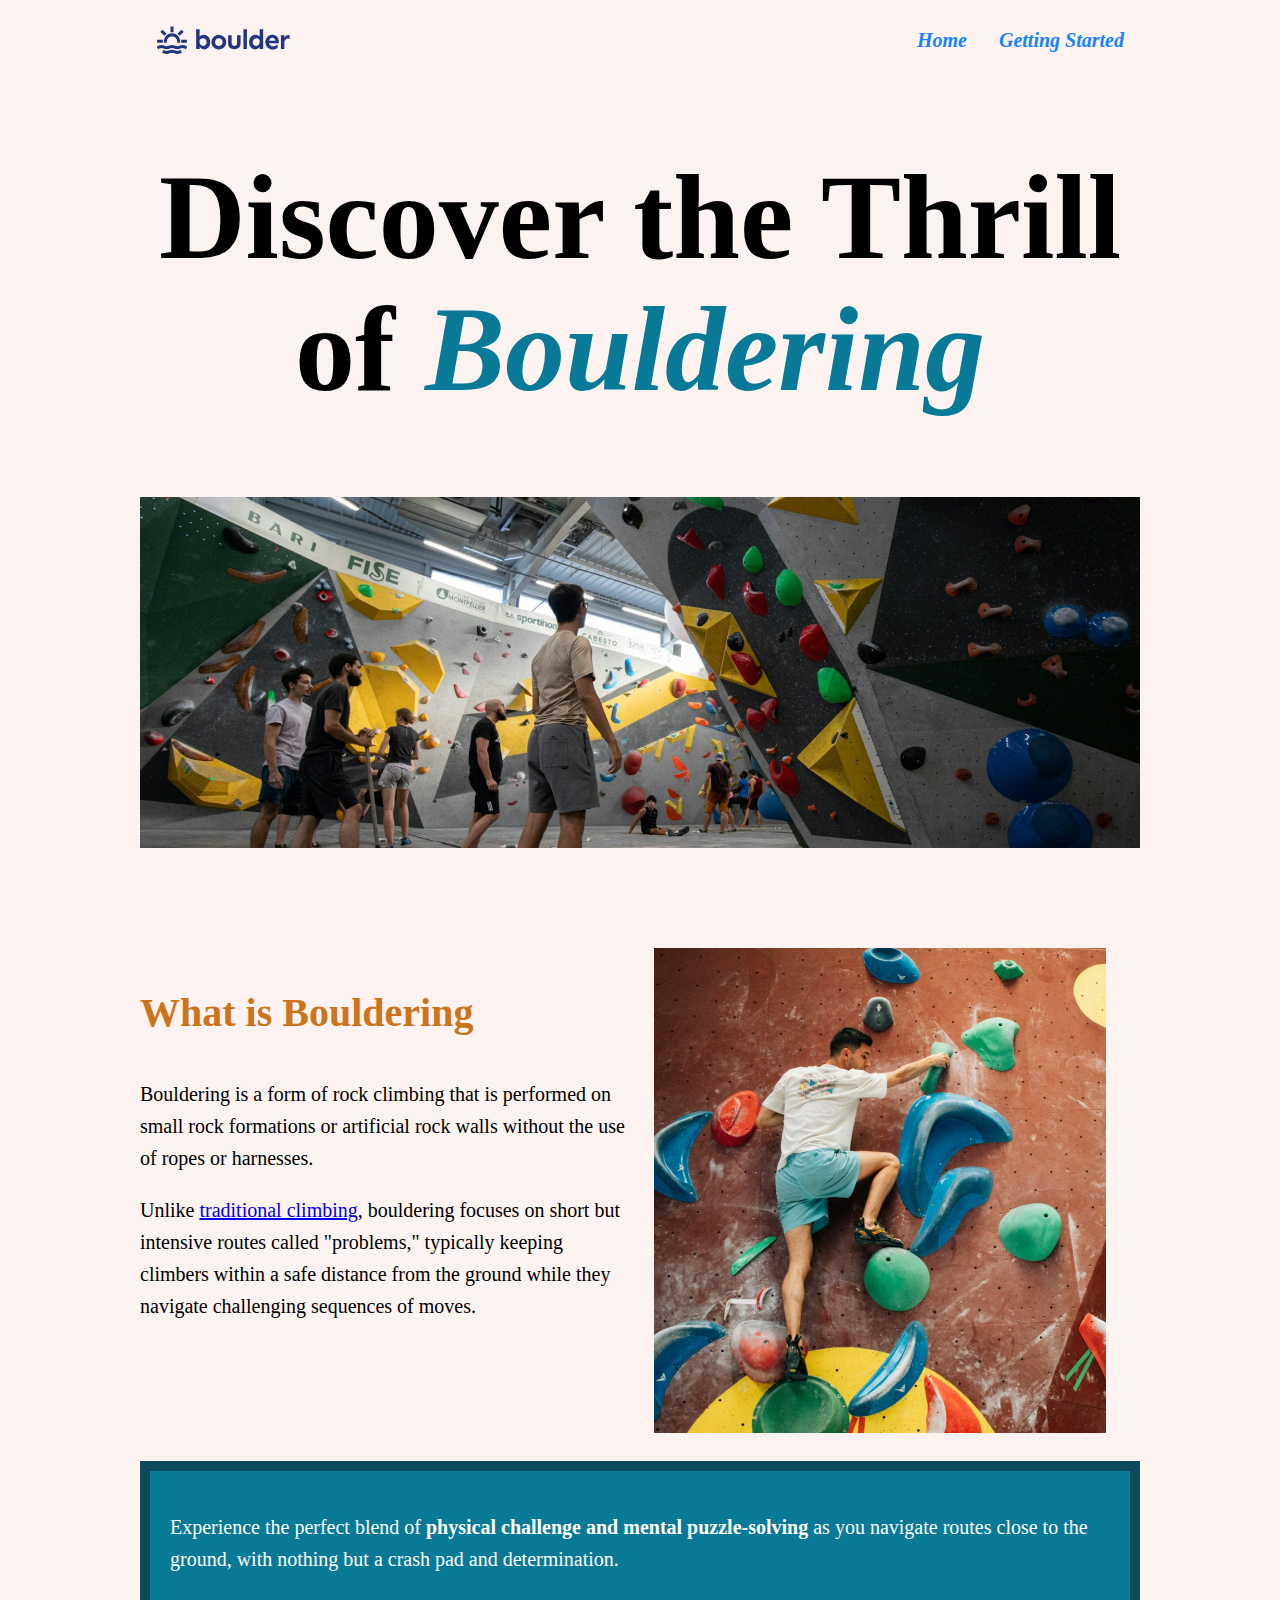
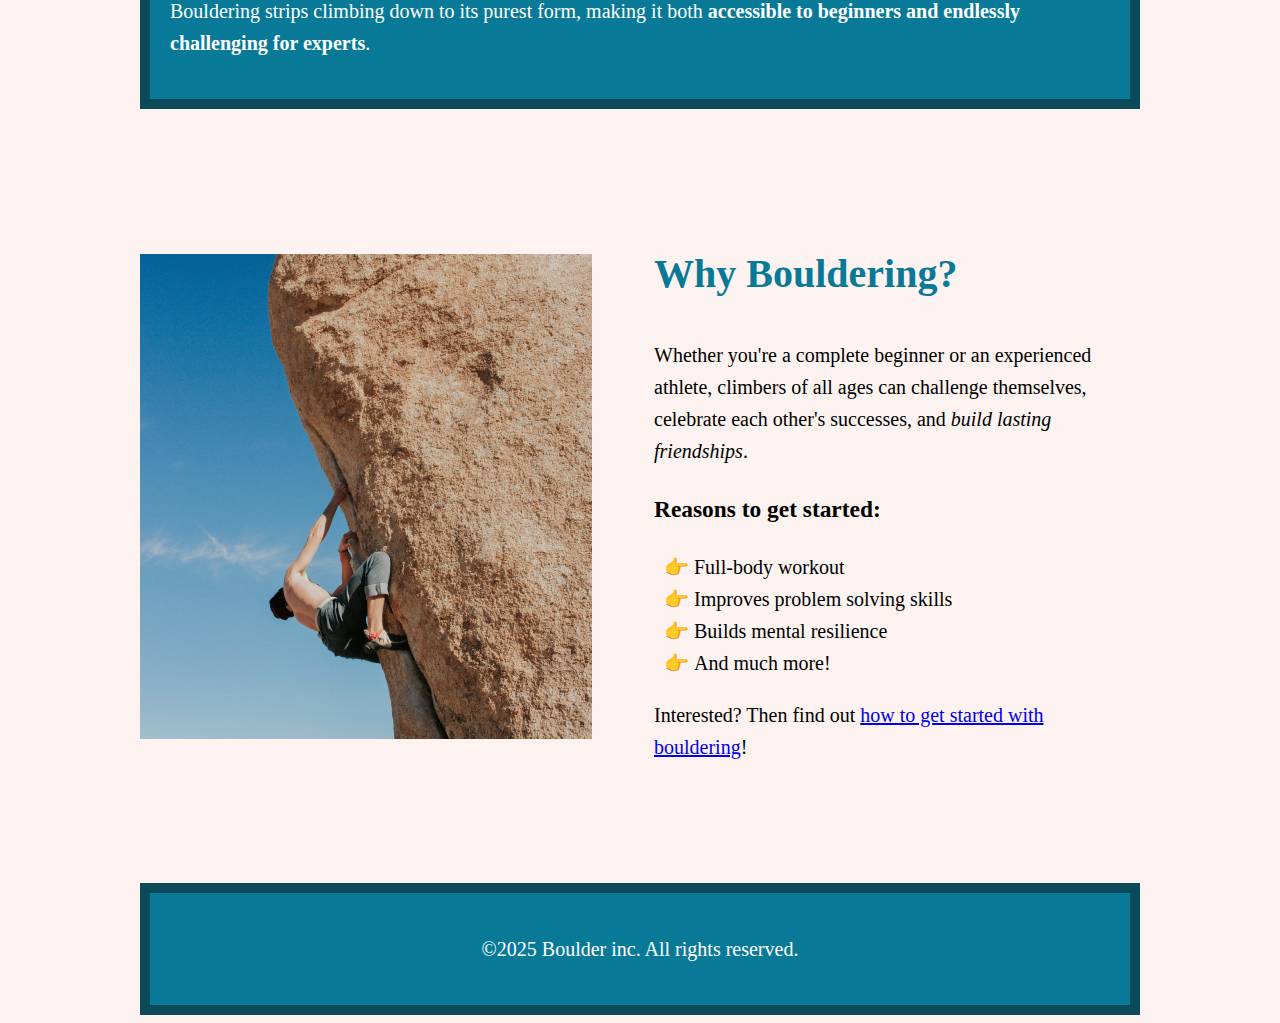
<file: index.html>
<!DOCTYPE html>
<html lang="en">
  <head>
    <meta charset="UTF-8" />
    <title>Bouldering</title>
    <link href="css/style.css" rel="stylesheet" />
  </head>

  <body>
    <div class="wrapper">
      <header>
        <img src="images/logo.svg" alt="Bouldering logo" />

        <nav class="primary-navigation">
          <ul>
            <li><a href="index.html">Home</a></li>
            <li><a href="getting-started.html">Getting Started</a></li>
          </ul>
        </nav>
      </header>

      <main>
        <h1>
          Discover the Thrill of
          <span class="teal-text"><em>Bouldering</em></span>
        </h1>
        <img
          src="images/bouldering-gym.jpg"
          alt="Bouldering gym with a lot of people"
        />

        <section>
          <div class="two-column-layout">
            <div class="">
              <h2>What is Bouldering</h2>
              <p>
                Bouldering is a form of rock climbing that is performed on small
                rock formations or artificial rock walls without the use of
                ropes or harnesses.
              </p>
              <p>
                Unlike <a href="getting-started.html">traditional climbing</a>,
                bouldering focuses on short but intensive routes called
                "problems," typically keeping climbers within a safe distance
                from the ground while they navigate challenging sequences of
                moves.
              </p>
            </div>
            <img
              src="images/what-is-bouldering.jpg"
              alt="Man is actively bouldering in a gym"
            />
          </div>
          <div class="teal-bg">
            <p>
              Experience the perfect blend of
              <strong>physical challenge and mental puzzle-solving</strong> as
              you navigate routes close to the ground, with nothing but a crash
              pad and determination.
            </p>
            <p>
              Bouldering strips climbing down to its purest form, making it both
              <strong
                >accessible to beginners and endlessly challenging for
                experts</strong
              >.
            </p>
          </div>
        </section>

        <section>
          <div class="two-column-layout">
            <img
              src="images/why-bouldering.jpg"
              alt="A person climbing large boulders"
            />
            <div class="">
              <h2 class="teal-text">Why Bouldering?</h2>
              <p>
                Whether you're a complete beginner or an experienced athlete,
                climbers of all ages can challenge themselves, celebrate each
                other's successes, and <em>build lasting friendships</em>.
              </p>
              <h3>Reasons to get started:</h3>
              <ul>
                <li>Full-body workout</li>
                <li>Improves problem solving skills</li>
                <li>Builds mental resilience</li>
                <li>And much more!</li>
              </ul>
              <p>
                Interested? Then find out
                <a href="getting-started.html"
                  >how to get started with bouldering</a
                >!
              </p>
            </div>
          </div>
        </section>
      </main>

      <footer class="teal-bg">
        <p>©2025 Boulder inc. All rights reserved.</p>
      </footer>
    </div>
  </body>
</html>
</file>
<file: css/style.css>
/* ========== Reset & Global Styles ========== */
body {
  background-color: #fcf3f0;
  font-size: 1.25rem;
  line-height: 1.6;
}

h1 {
  text-align: center;
  font-size: 4rem;
  line-height: 1.1;
}

h2 {
  color: #cc741b;
  font-size: 2.5rem;
  text-align: start;
}

img {
  display: block;
  max-inline-size: 100%;
}

ul li::marker {
  content: "👉 ";
}

/* ========== Header ========== */
header {
  display: flex;
  justify-content: space-between;
  align-items: center;
  padding: 1rem;
}

/* ========== Navigation ========== */
.primary-navigation ul {
  display: flex;
  list-style: none;
  gap: 2rem;
  margin: 0;
  padding: 0;
}

.primary-navigation a {
  font-style: italic;
  text-decoration: none;
  font-weight: 600;
  color: rgb(22, 131, 255);
}

@keyframes rgbCycle {
  0% {
    color: rgb(25, 224, 255);
  }
  20% {
    color: rgb(11, 161, 255);
  }
  40% {
    color: rgb(0, 30, 255);
  }
  60% {
    color: rgb(0, 30, 255);
  }
  80% {
    color: rgb(11, 161, 255);
  }
  100% {
    color: rgb(25, 224, 255);
  }
}

.primary-navigation a:hover {
  animation: rgbCycle 1.5s linear infinite;
}

.primary-navigation ul li::marker {
  content: none;
}

/* ========== Layout ========== */
section {
  margin-block: 100px;
}

.wrapper {
  max-inline-size: 1000px;
  margin-inline: auto;
}

.two-column-layout {
  display: grid;
  gap: 1.75rem;
  margin-block-end: 1.75rem;
}

@media (width > 600px) {
  h1 {
    font-size: 7.5rem;
  }
  .two-column-layout {
    grid-template-columns: 1fr 1fr;
  }
}

@media (width < 600px) {
  h2 {
    text-align: center;
  }
}

.two-column-layout img {
  margin-top: auto;
  margin-bottom: auto;
}

/* ========== Utility Classes ========== */
.teal-text {
  color: #087a98;
}

.teal-bg {
  color: white;
  padding: 20px;
  border: solid #0b4a5a 10px;
  background-color: #087a98;
}

.climber-bg {
  color: white;
  padding: 24px;
  border: solid #0b4a5a 10px;
  background-image: url(../images/simple-steps.jpg);
  background-repeat: no-repeat;
  background-position: center;
  background-size: cover;
}

/* ========== Footer ========== */
footer {
  text-align: center;
}
</file>
